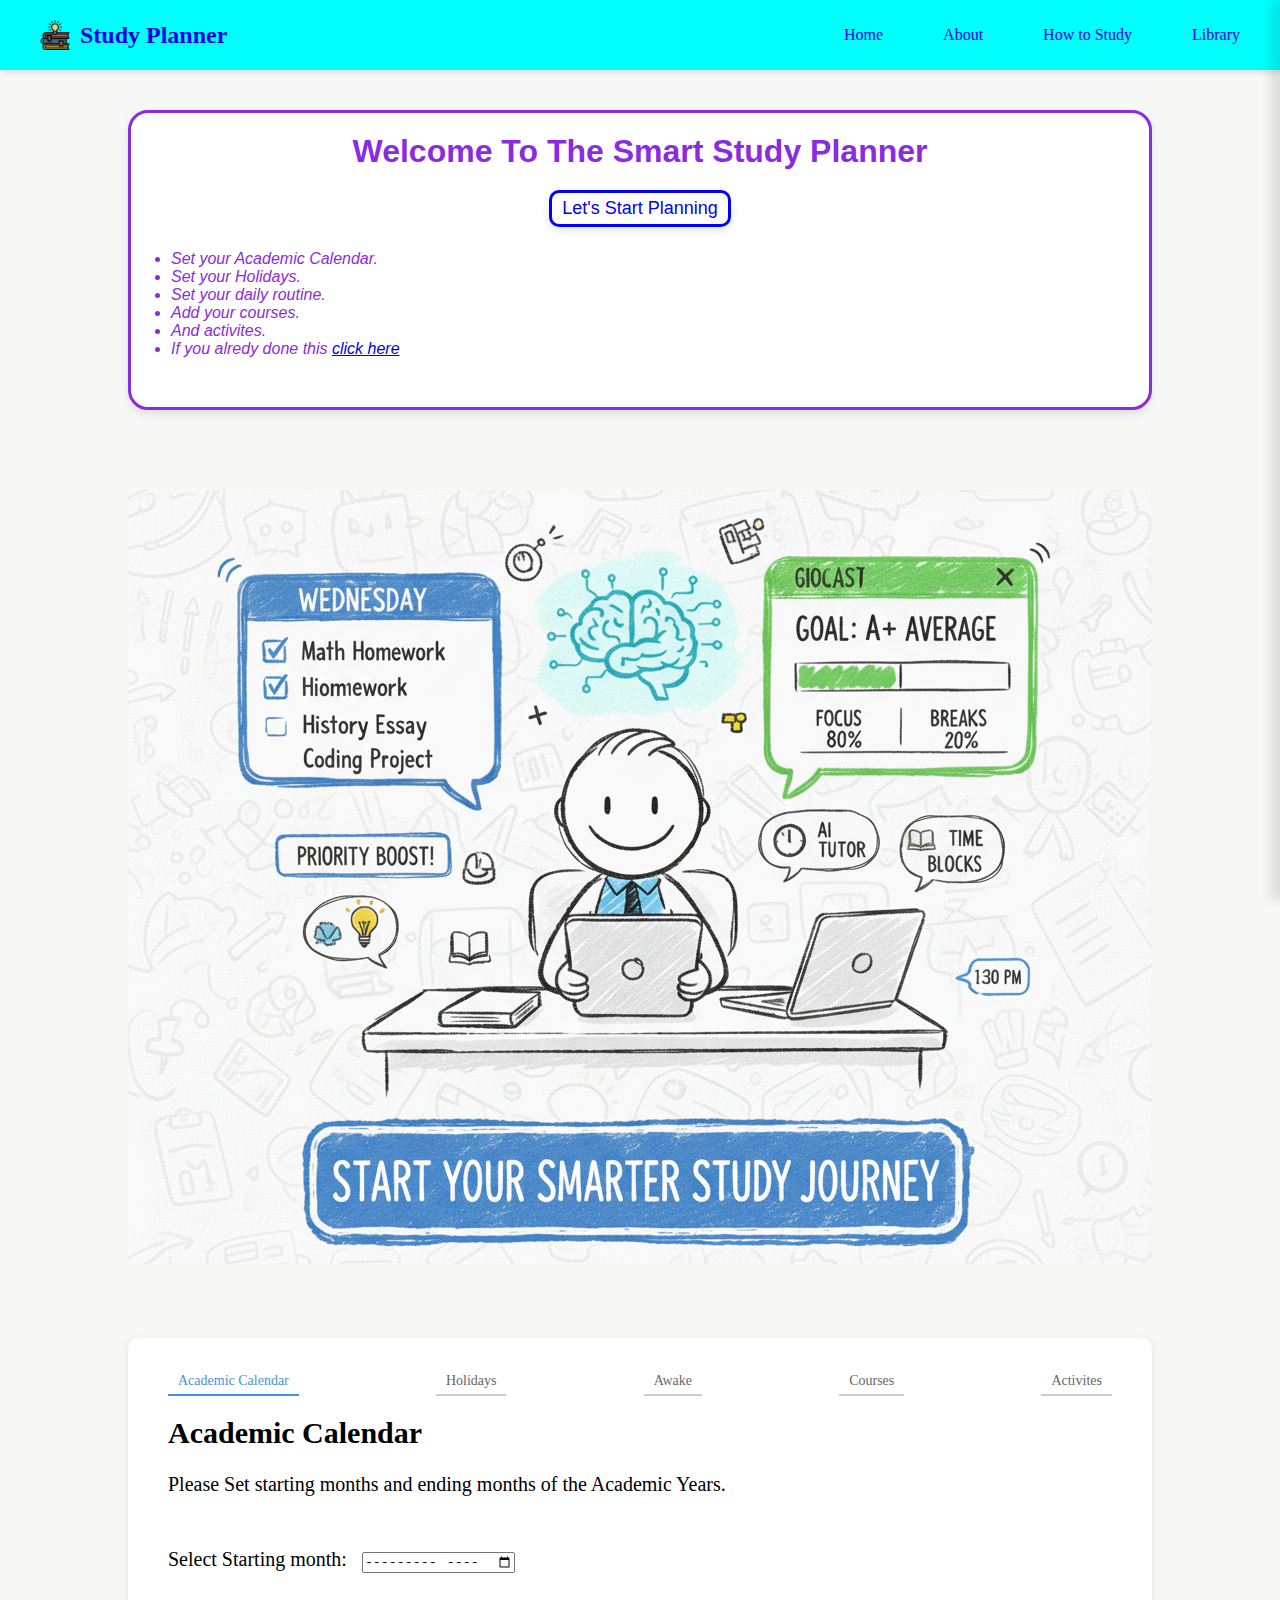
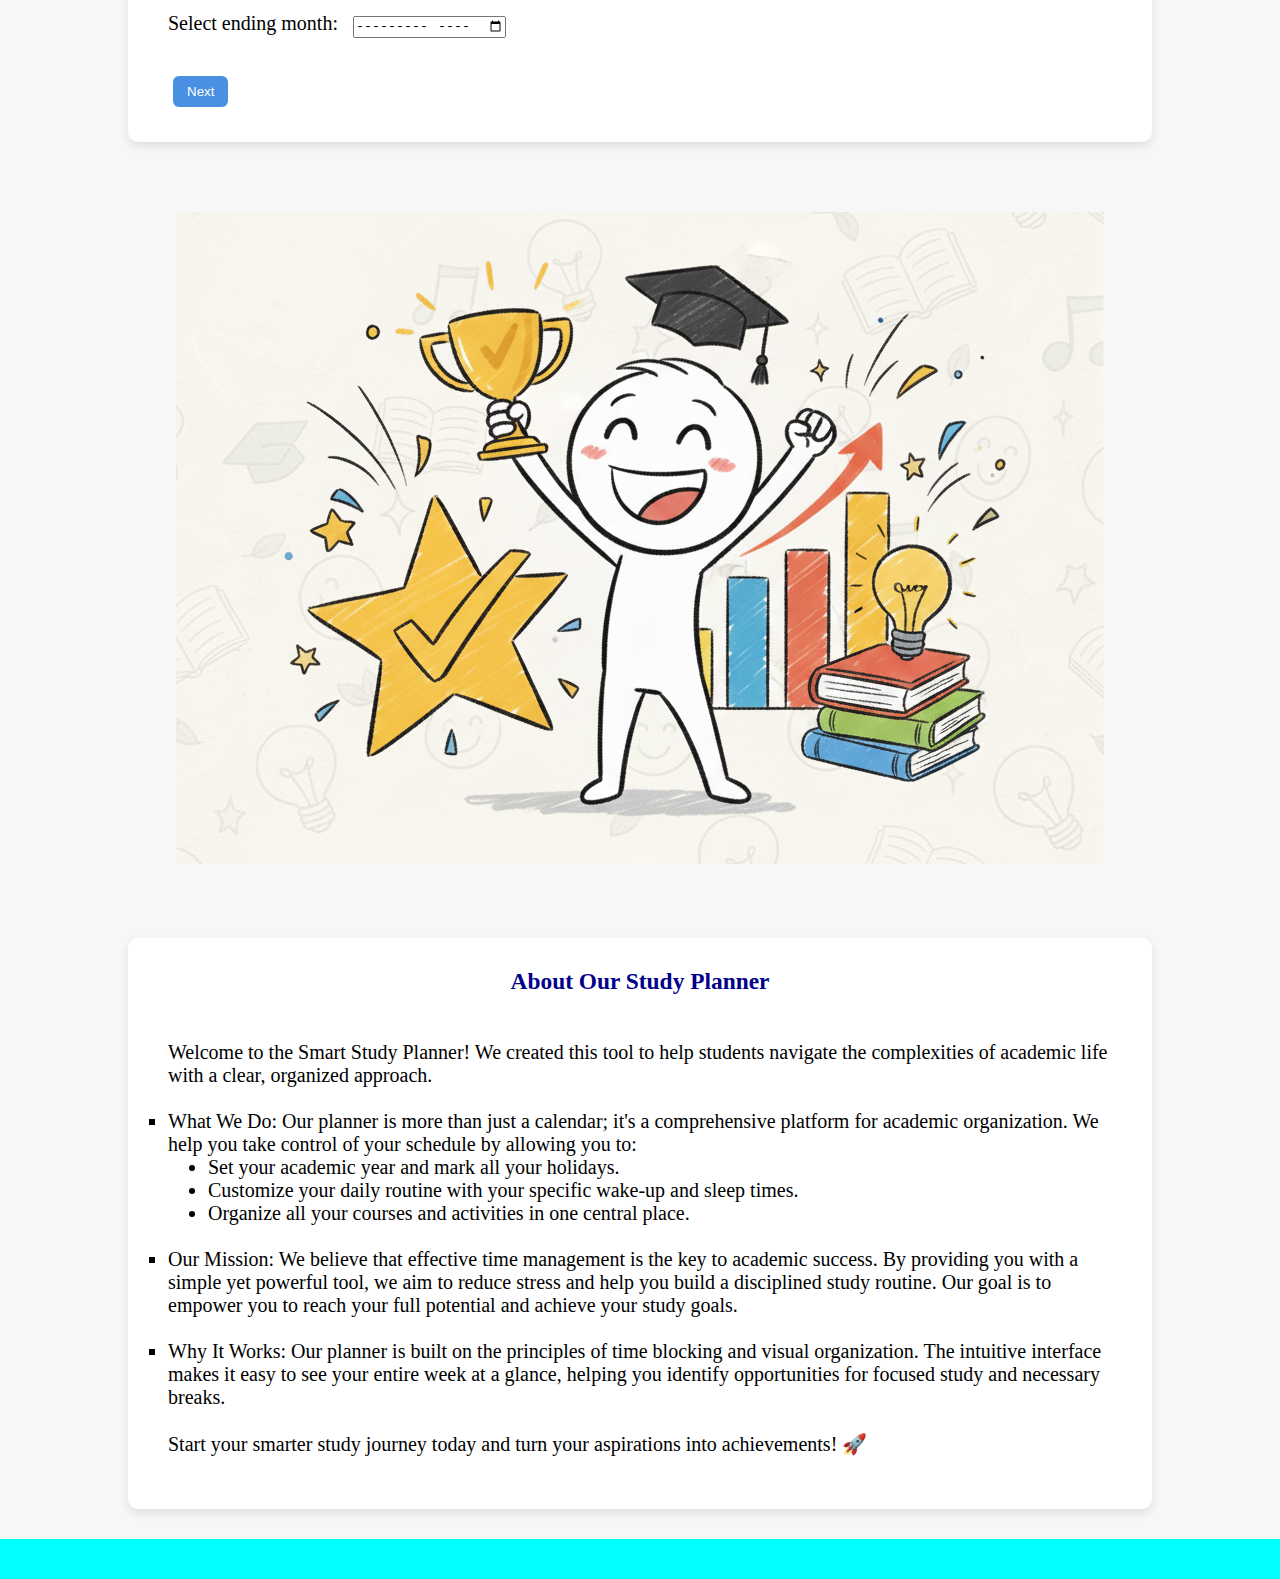
<file: index.html>
<!DOCTYPE html>
<html lang="en">

<head>
    <meta charset="UTF-8">
    <meta name="viewport" content="width=device-width, initial-scale=1.0">
    <title>Study Planner</title>
    <link rel="stylesheet" href="style.css">
</head>

<body>
    <nav class="sidebar">
        <ul>
            <li onclick="hidesidebar()"><svg xmlns="http://www.w3.org/2000/svg" height="24px" viewBox="0 -960 960 960" width="24px" fill="#000000"><path d="m256-200-56-56 224-224-224-224 56-56 224 224 224-224 56 56-224 224 224 224-56 56-224-224-224 224Z"/></svg></li>
           
            <li><a href="./index.html">Home</a></li>
            <li onclick="hidesidebar()"><a href="#About">About</a></li>
            <li><a href="./index3.html">How to Study</a></li>
            <li><a href="https://ndl.iitkgp.ac.in/">Library</a></li>
        </ul>
    </nav>
    <nav>
        <ul>
            <li><a href="./index.html"><img src="./logo.png" alt="website logo" height="30"> <h2 style="margin-left: 10px;">Study Planner</h2></a></li>
            <li class="hideOnMobile"><a href="./index.html">Home</a></li>
            <li class="hideOnMobile"><a href="#About">About</a></li>
            <li class="hideOnMobile"><a href="./index3.html">How to Study</a></li>
            <li class="hideOnMobile"><a href="https://ndl.iitkgp.ac.in/">Library</a></li>
            <li id="menu-button" onclick=showSidebar()><a href="#"><svg xmlns="http://www.w3.org/2000/svg" height="24px" viewBox="0 -960 960 960" width="24px" fill="#000000"><path d="M120-240v-80h720v80H120Zm0-200v-80h720v80H120Zm0-200v-80h720v80H120Z"/></svg></a></li>
        </ul>
    </nav>
    <section>
        <div id="fist">
            <h1>Welcome To The Smart Study Planner</h1>
            <a href="#ter" id="hypper"><input type="button" id="B1" value="Let's Start Planning"></a>
            <ul id="list"><em>
                <li>Set your Academic Calendar.</li>
                <li>Set your Holidays.</li>
                <li>Set your daily routine.</li>
                <li>Add your courses.</li>
                <li>And activites.</li>
                <li>If you alredy done this <a href="./index2.html">click here</a></li>
            </em></ul>
        </div>
        <div>
            <img src="./pageOne.png" width="100%">
        </div>
        <div class="third" id="ter">
            <div class="steps">
                <span class="step active">Academic Calendar</span>
                <span class="step">Holidays</span>
                <span class="step">Awake</span>
                <span class="step">Courses</span>
                <span class="step">Activites</span>
            </div>
            <form id="multistepForm">
                <div class="form active">
                    <h2>Academic Calendar</h2><br>
                    <p>Please Set starting months and ending months of the Academic Years.</p><br><br>
                    <label for="mon_start">Select Starting month:</label>
                    <input id="mon_start" type="month"><br><br>
                    <label for="mon_end">Select ending month:</label>
                    <input id="mon_end" type="month"><br><br>
                    <button type="button" class="next">Next</button>
                </div>
                <div class="form">
                    <h2>Set your holidays</h2>
                    <div id="holiday-list"></div>
                    <span id="add-holiday" class="add-link">+ Add another Holiday</span>
                    <label><input type="checkbox"> I will study during this holiday</label>
                    <div class="buttons">
                        <button type="button" class="prev">Previous</button>
                        <button type="button" class="next">Next</button>
                    </div>
                </div>
                <div class="form">
                    <h2>Set your Awake and Sleep Time</h2>
                    <p>Set your Awake and sleep time</p>
                    <label>Wake up at:</label>
                    <input type="time" id="wake-up-time"><br><br>
                    <label>Sleep at:</label>
                    <input type="time" id="sleep-time">
                    <div class="buttons">
                        <button type="button" class="prev">Previous</button>
                        <button type="button" class="next">Next</button>
                    </div>
                </div>
                <div class="form">
                    <h2>Courses</h2>
                    <div id="course-list"></div>
                    <span id="add-course" class="add-link">+ Add another Course</span>
                    <div class="buttons">
                        <button type="button" class="prev">Previous</button>
                        <button type="button" class="next">Next</button>
                    </div>
                </div>
                <div class="form">
                    <h2>Activities</h2>
                    <div id="activity-list"></div>
                    <span id="add-activity" class="add-link">+ Add another Activity</span>
                    <div class="buttons">
                        <button type="button" class="prev">Previous</button>
                        <button type="submit">Submit</button>
                    </div>
                </div>
            </form>
        </div>
        <div>
            <img src="./pageOne1.png" width="100%">
        </div>
        <div class="third" id="About">
            <h3>About Our Study Planner</h3><br><br>
            <p>Welcome to the Smart Study Planner! We created this tool to help students navigate the complexities of academic life with a clear, organized approach.</p><br>
            <ul>
                <li>What We Do: Our planner is more than just a calendar; it's a comprehensive platform for academic organization. We help you take control of your schedule by allowing you to:</li>
                <dl>
                    <li>Set your academic year and mark all your holidays.</li>
                    <li>Customize your daily routine with your specific wake-up and sleep times.</li>
                    <li>Organize all your courses and activities in one central place.</li>
                </dl><br>
                <li>Our Mission: We believe that effective time management is the key to academic success. By providing you with a simple yet powerful tool, we aim to reduce stress and help you build a disciplined study routine. Our goal is to empower you to reach your full potential and achieve your study goals.</li><br>
                <li>Why It Works: Our planner is built on the principles of time blocking and visual organization. The intuitive interface makes it easy to see your entire week at a glance, helping you identify opportunities for focused study and necessary breaks.</li><br>
            </ul>
            <p>Start your smarter study journey today and turn your aspirations into achievements! 🚀</p><br>
        </div>
    </section>
    <footer></footer>
    <script src="script.js"></script>
</body>

</html>
</file>
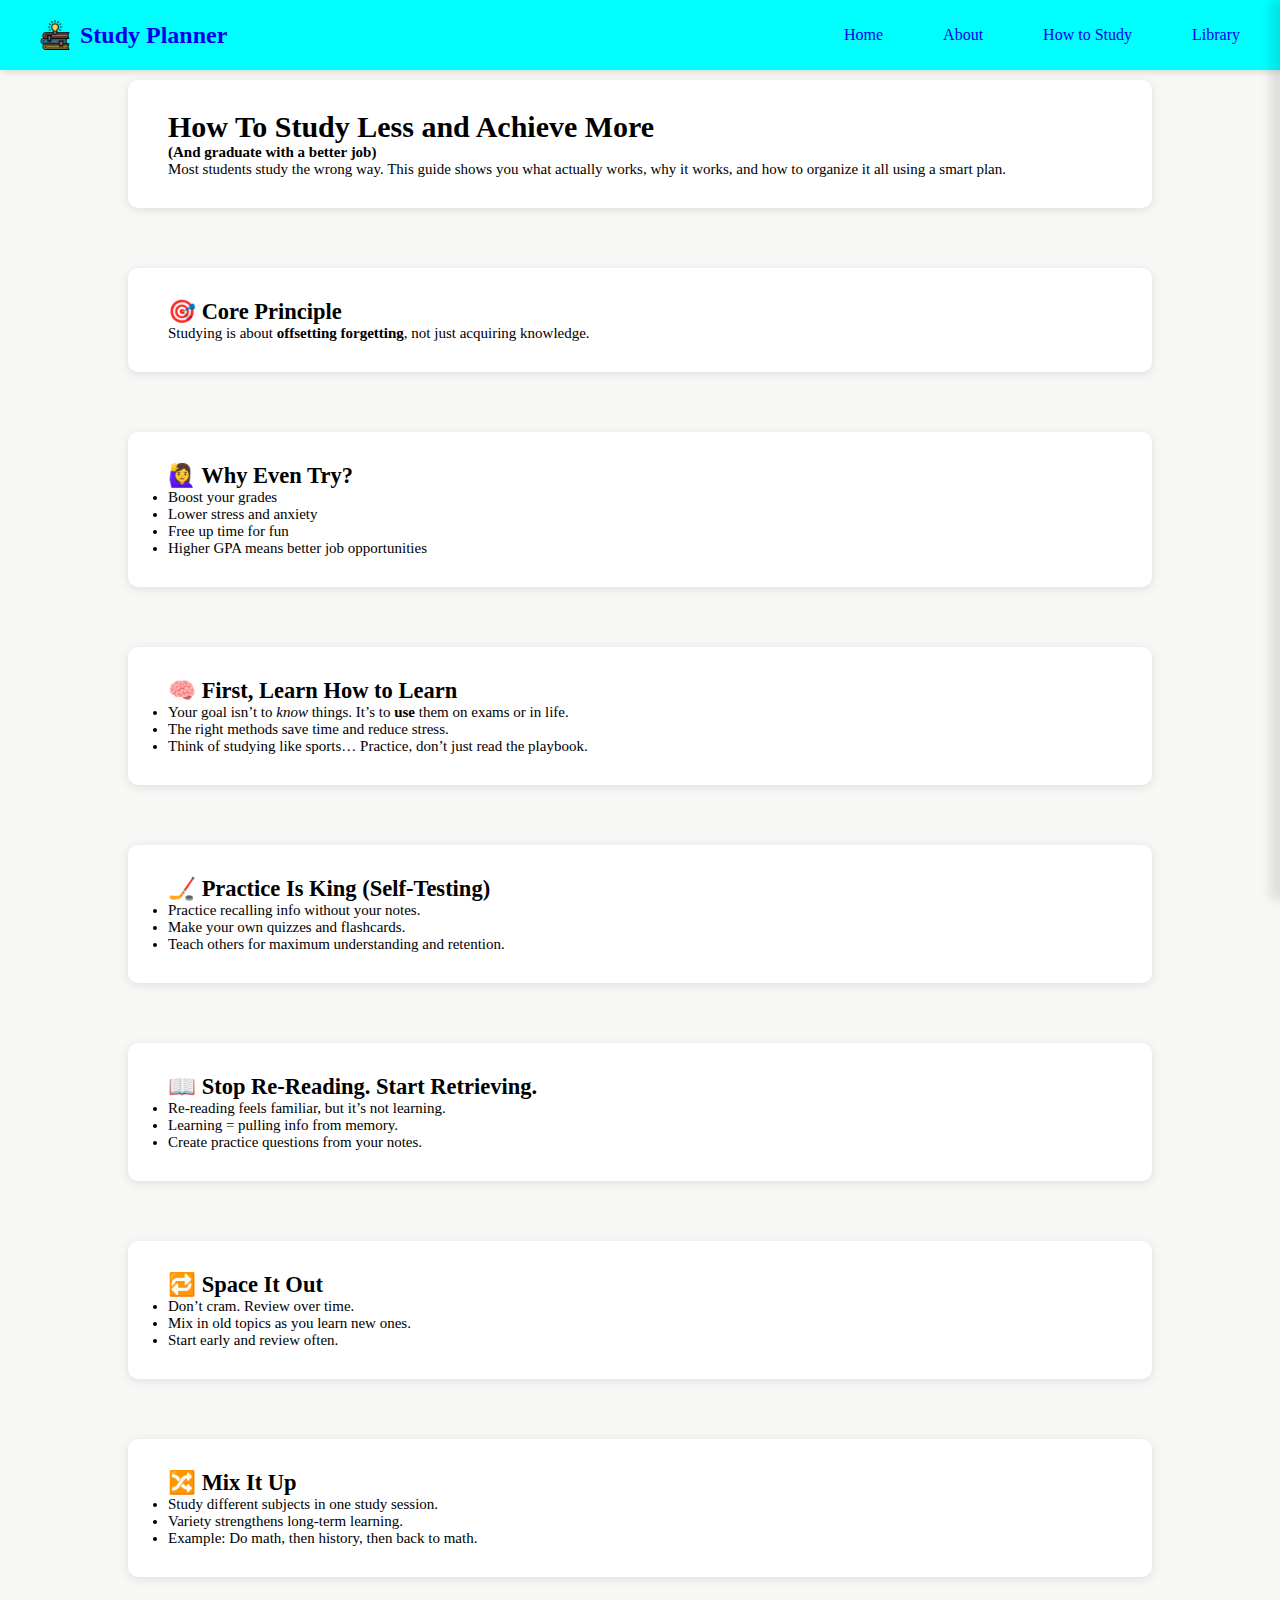
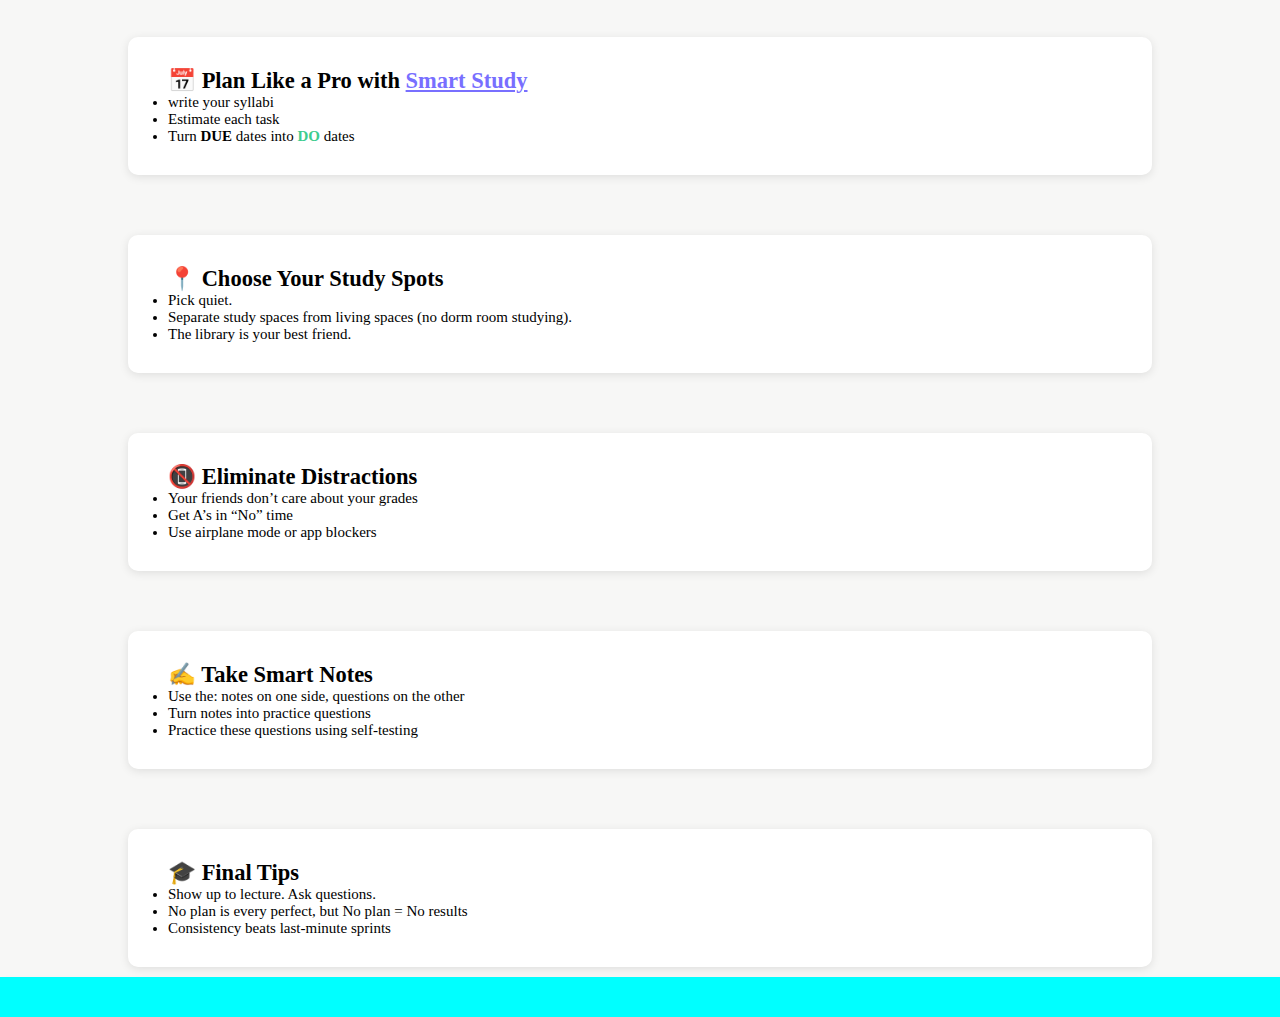
<file: index3.html>
<!DOCTYPE html>
<html lang="en">

<head>
    <meta charset="UTF-8">
    <meta name="viewport" content="width=device-width, initial-scale=1.0">
    <title>How to Study</title>
    <link rel="stylesheet" href="style.css">
</head>

<body>
    <nav class="sidebar">
        <ul>
            <li onclick="hidesidebar()"><svg xmlns="http://www.w3.org/2000/svg" height="24px" viewBox="0 -960 960 960" width="24px" fill="#000000"><path d="m256-200-56-56 224-224-224-224 56-56 224 224 224-224 56 56-224 224 224 224-56 56-224-224-224 224Z" />
                    </svg></li>

            <li><a href="./index.html">Home</a></li>
            <li><a href="./index.html#About">About</a></li>
            <li onclick="hidesidebar()"><a href="./index3.html">How to Study</a></li>
            <li><a href="https://ndl.iitkgp.ac.in/">Library</a></li>
        </ul>
    </nav>
    <nav>
        <ul>
            <li><a href="./index.html"><img src="./logo.png" alt="website logo" height="30">
                    <h2 style="margin-left: 10px;">Study Planner</h2>
                </a></li>
            <li class="hideOnMobile"><a href="./index.html">Home</a></li>
            <li class="hideOnMobile"><a href="./index.html#About">About</a></li>
            <li class="hideOnMobile"><a href="./index3.html">How to Study</a></li>
            <li class="hideOnMobile"><a href="https://ndl.iitkgp.ac.in/">Library</a></li>
            <li id="menu-button" onclick=showSidebar()><a href="#"><svg xmlns="http://www.w3.org/2000/svg" height="24px"
                        viewBox="0 -960 960 960" width="24px" ffill="#000000">
                        <path d="M120-240v-80h720v80H120Zm0-200v-80h720v80H120Zm0-200v-80h720v80H120Z" />
                    </svg></a></li>
        </ul>
    </nav>
    <section>
        <div class="points">
            <h1>How To Study Less and Achieve More</h1>
            <p><strong>(And graduate with a better job)</strong></p>
            <p>Most students study the wrong way. This guide shows you what actually works, why it works, and how to
                organize it all using a smart plan.</p>
        </div>
        <div class="points">
            <h2>🎯 Core Principle</h2>
            <p>Studying is about <strong>offsetting forgetting</strong>, not just acquiring knowledge.</p>
        </div>
        <div class="points">
            <h2>🙋&zwj;♀️ Why Even Try?</h2>
            <ul>
                <li>Boost your grades</li>
                <li>Lower stress and anxiety</li>
                <li>Free up time for fun</li>
                <li>Higher GPA means better job opportunities</li>
            </ul>
        </div>
        <div class="points">
            <h2>🧠 First, Learn How to Learn</h2>
            <ul>
                <li>Your goal isn’t to <em>know</em> things. It’s to <strong>use</strong> them on exams or in life.</li>
                <li>The right methods save time and reduce stress.</li>
                <li>Think of studying like sports… Practice, don’t just read the playbook.</li>
            </ul>
        </div>
        <div class="points">
            <h2>🏒 Practice Is King (Self-Testing)</h2>
            <ul>
                <li> Practice recalling info without your notes.</li>
                <li>Make your own quizzes and flashcards.</li>
                <li>Teach others for maximum understanding and retention.</li>
            </ul>
        </div>
        <div class="points">
            <h2>📖 Stop Re-Reading. Start Retrieving.</h2>
            <ul>
                <li>Re-reading feels familiar, but it’s not learning.</li>
                <li>Learning = pulling info from memory.</li>
                <li>Create practice
                    questions from your notes.</li>
            </ul>
        </div>
        <div class="points">
            <h2>🔁 Space It Out</h2>
            <ul>
                <li>Don’t cram. Review over time.</li>
                <li>Mix in old topics as you learn new ones.</li>
                <li>Start early and review often.</li>
            </ul>
        </div>
        <div class="points">
            <h2>🔀 Mix It Up</h2>
            <ul>
                <li>Study different subjects in one study session.</li>
                <li>Variety strengthens long-term learning.</li>
                <li>Example: Do math, then history, then back to math.</li>
            </ul>
        </div>
        <div class="points">
            <h2>📅 Plan Like a Pro with <span style="color: #786fff;"><a href="./index.html"
                        style="color: #786fff;">Smart Study</a></span>
            </h2>
            <ul>
                <li>write your syllabi </li>
                <li>Estimate each task</li>
                <li>Turn <strong>DUE</strong> dates into <strong><span style="color: #3ecc8e;">DO</span></strong> dates
                </li>
            </ul>
        </div>
        <div class="points">
            <h2>📍 Choose Your Study Spots</h2>
            <ul>
                <li>Pick quiet.</li>
                <li>Separate study spaces from living spaces (no dorm room studying).</li>
                <li>The library is your best friend.</li>
            </ul>
        </div>
        <div class="points">
            <h2>📵 Eliminate Distractions</h2>
            <ul>
                <li>Your friends don’t care about your grades</li>
                <li>Get A’s in “No” time</li>
                <li>Use airplane mode or app blockers</li>
            </ul>
        </div>
        <div class="points">
            <h2>✍️ Take Smart Notes</h2>
            <ul>
                <li>Use the: notes on one side, questions on the other
                </li>
                <li>Turn notes into practice questions</li>
                <li>Practice these questions using self-testing</li>
            </ul>
        </div>
        <div class="points">
            <h2>🎓 Final Tips</h2>
            <ul>
                <li>Show up to lecture. Ask questions.</li>
                <li>No plan is every perfect, but No plan = No results</li>
                <li>Consistency beats last-minute sprints</li>
            </ul>
        </div>
    </section>
    <footer></footer>
    <script>
        function showSidebar() {
            const sidebar = document.querySelector('.sidebar');
            sidebar.classList.add('show');
        }

        function hidesidebar() {
            const sidebar = document.querySelector('.sidebar');
            sidebar.classList.remove('show');
        }
    </script>
</body>


</html>
</file>
<file: style.css>
* {
    margin: 0;
    padding: 0;
    box-sizing: border-box;
}

body {
    background-color: #f7f7f6;
    scroll-behavior: smooth;
}

nav, footer {
    padding: 20px 10px;
    box-shadow: 3px 3px 5px rgba(0, 0, 0, 0.1);
    color: darkblue;
    background-color: aqua;
}

nav ul {
    width: 100%;
    list-style: none;
    display: flex;
    align-items: center;
}

nav li {
    height: 50%;
}

nav a {
    height: 100%;
    padding: 0 30px;
    text-decoration: none;
    display: flex;
    align-items: center;
}

nav a:hover {
    font-size: 110%;
}

nav li:first-child {
    margin-right: auto;
}

.sidebar {
    position: fixed;
    top: 0;
    right: 0;
    height: 100vh;
    width: 250px;
    z-index: 999;
    background-color: white;
    box-shadow: -10px 0 10px rgba(0, 0, 0, 0.1);
    display: flex;
    align-items: flex-start;
    justify-content: flex-start;
    transform: translateX(100%);
    transition: transform 0.3s ease-in-out;
}
.sidebar.show {
    transform: translateX(0);
}
.sidebar ul{
    list-style: none; 
  padding: 0;
  margin: 0;
  width: 100%;
  display: flex;
  flex-direction: column;
}

.sidebar li {
    width: 100%;
    padding: 15px 20px;
  text-align: left;
}

.sidebar a {
    width: 100%;
}

#fist {
    position: relative;
    width: 80%;
    height: 300px;
    border: solid 3px;
    border-radius: 20px;
    box-shadow: 0 4px 10px rgba(0, 0, 0, 0.1);
    padding: 20px;
    margin: 40px;
    background-color: white;
    color: blueviolet;
    text-align: center;
    font-family: 'Gill Sans', Calibri, sans-serif;
}

#list {
    padding: 20px;
    position: absolute;
    bottom: 10%;
    text-align: left;
}

#B1 {
    padding: 5px 10px;
    border: solid blue;
    margin: 20px;
    font-size: 18px;
    box-shadow: 0 4px 10px rgba(0, 0, 0, 0.1);
    color: blue;
    background-color: #fff;
    border-radius: 10px;
    cursor: pointer;
}

#B1:hover {
    margin: 17px;
    padding: 7px 12px;
    background: #eee;
}

section {
    display: flex;
    justify-content: center;
    gap: 40px;
    flex-wrap: wrap;
}

.third h3 {
    color: darkblue;
    text-align: center;
}

.third ul {
    list-style-type: square;
}

.third dl {
    list-style-type: disc;
    padding-left: 40px;
}

.points {
    font-size: 15px;
    padding: 30px 40px;
    background: white;
    width: 80%;
    border-radius: 10px;
    box-shadow: 0 2px 10px rgba(0, 0, 0, 0.1);
    margin: 10px;
}

.third {
    font-size: 20px;
    padding: 30px 40px;
    background: white;
    width: 80%;
    border-radius: 10px;
    min-height: 400px;
    box-shadow: 0 4px 10px rgba(0, 0, 0, 0.1);
    margin: 30px;
}

.steps {
    display: flex;
    justify-content: space-between;
    margin-bottom: 20px;
}

.step {
    padding: 5px 10px;
    border-bottom: 2px solid #ccc;
    font-size: 14px;
    color: #666;
}

.step.active {
    border-bottom: 2px solid #4a90e2;
    color: #4a90e2;
}

.form {
    display: none;
}

.form.active {
    display: block;
}

#mon_start, #mon_end {
    margin: 10px;
}

.buttons {
    margin-top: 20px;
}

button {
    padding: 8px 14px;
    border: none;
    border-radius: 6px;
    background: #4a90e2;
    color: white;
    cursor: pointer;
    margin: 5px;
}

button:hover {
    background: #357abd;
}

.add-link {
    display: inline-block;
    color: #4a90e2;
    margin: 10px 0;
    cursor: pointer;
}

.holiday-item,
.course-item,
.activity-item {
    display: flex;
    align-items: center;
    margin-bottom: 8px;
    gap: 10px;
}

.color-box {
    width: 15px;
    height: 15px;
    border-radius: 4px;
}

input[type="text"],
input[type="date"],
input[type="time"] {
    padding: 6px;
    border: 1px solid #ddd;
    border-radius: 6px;
}

.holiday-item input[type="text"] {
    flex: 1;
}

.remove-btn {
    background: none;
    border: none;
    cursor: pointer;
    font-size: 16px;
}

#menu-button {
    display: none;
}

@media (max-width: 800px) {
    .hideOnMobile {
        display: none;
    }
    #menu-button {
        display: block;
    }
    #fist,.third {
        border: none;
        margin-top: 10px;
        padding: 0;
        border-radius: 0;
        box-shadow: none;
        background-color: #f7f7f6;
    }
}

@media (max-width: 480px) {
    .sidebar {
        width: 100%;
    }
}
</file>
